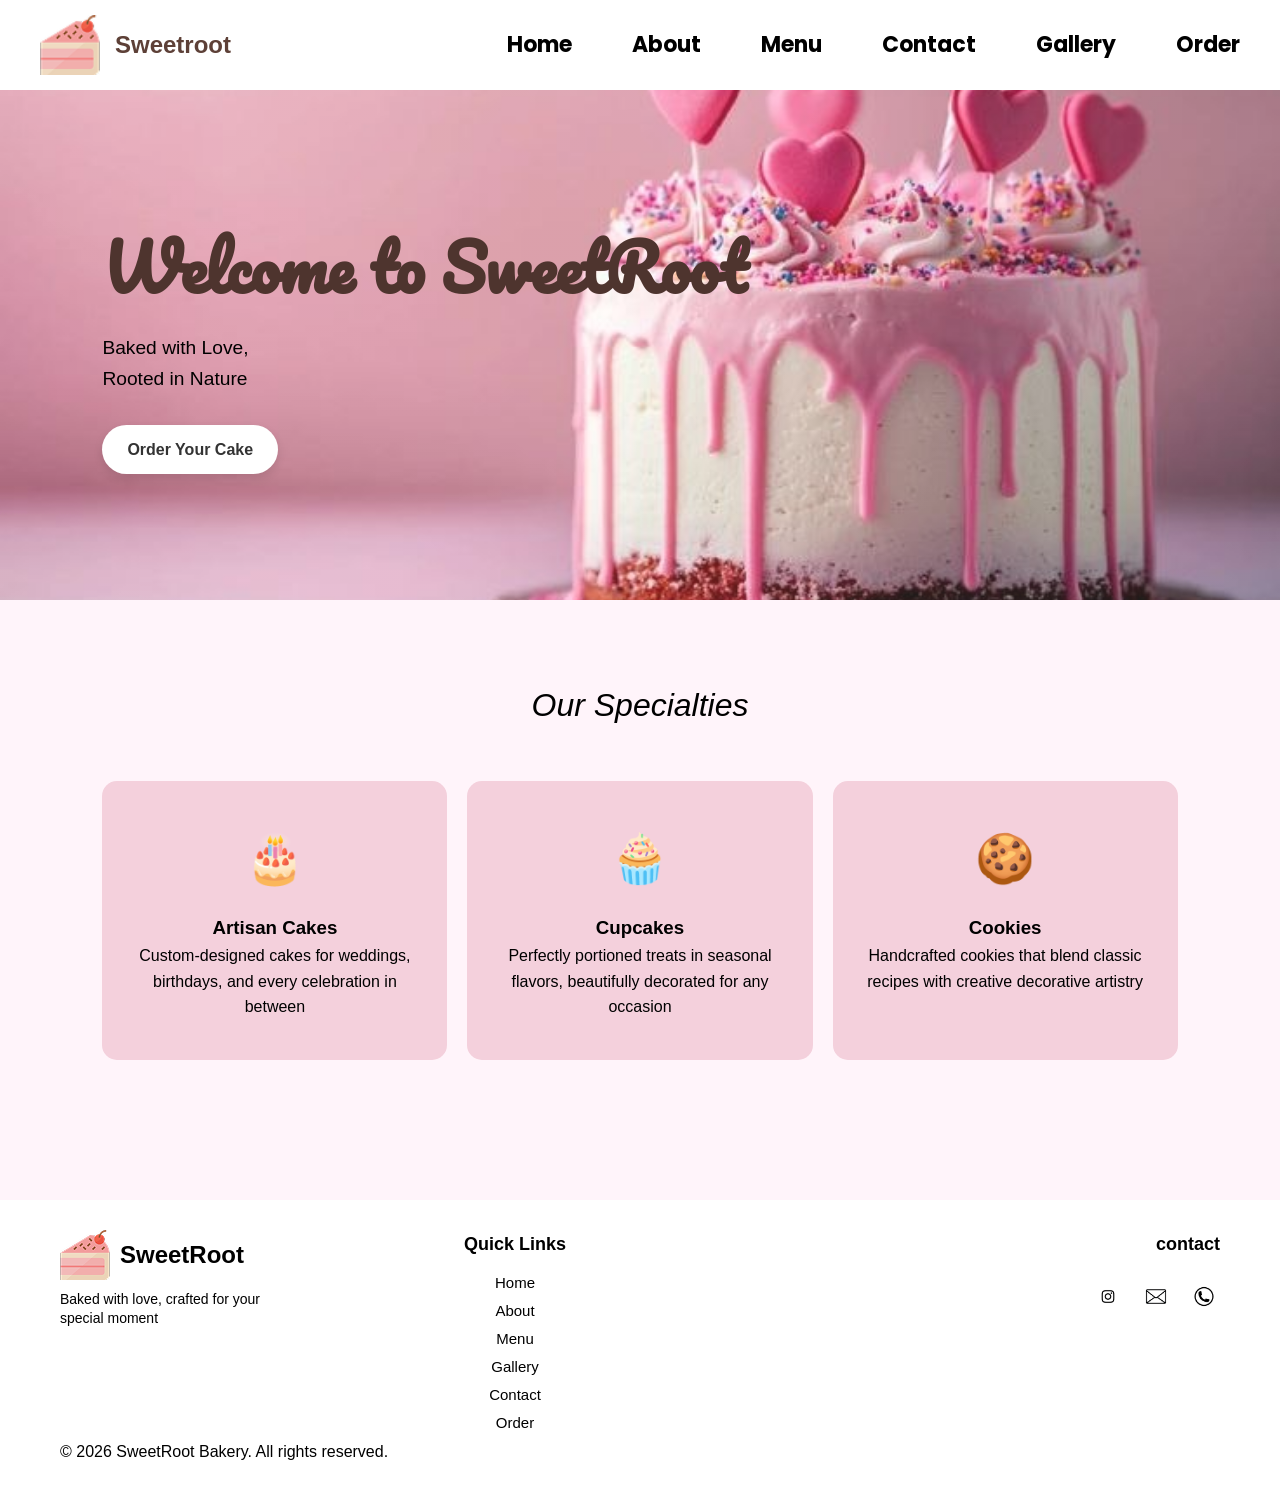
<file: index.html>
<!DOCTYPE html>
<html lang="en">
<head>
    <meta charset="UTF-8">
    <meta name="viewport" content="width=device-width, initial-scale=1.0">
    <title>SweetRoot Bakery</title>
    <link href="https://fonts.googleapis.com/css2?family=Pacifico&display=swap" rel="stylesheet">
    <link rel="stylesheet"  href="css styles/index.css">
</head>
<body>
<header class="header">
  <div class="link">
    <img src="image/image 1.png" alt="logo">
    <h1>Sweetroot</h1>
  </div>
<nav>
    <a href="index.html">Home</a>
    <a href="about.html">About</a>
    <a href="menu.html">Menu</a>
    <a href="contact.html">Contact</a>
    <a href="gallery.html">Gallery</a>
    <a href="order.html">Order</a>
  </nav>
</header>

    <section class="hero">
        <div class="hero-content">
            <h1>Welcome to SweetRoot</h1>
            <p class="subtitle">Baked with Love,<br>Rooted in Nature</p>
            <a href="order.html" class="cta-button">Order Your Cake</a>
        </div>
    </section>

    <section class="specialties">
        <h2 class="section-title">Our Specialties</h2>
        <div class="card-grid">
            <div class="card">
                <div class="card-icon">🎂</div>
                <h3>Artisan Cakes</h3>
                <p>Custom-designed cakes for weddings, birthdays, and every celebration in between</p>
            </div>
            <div class="card">
                <div class="card-icon">🧁</div>
                <h3>Cupcakes</h3>
                <p>Perfectly portioned treats in seasonal flavors, beautifully decorated for any occasion</p>
            </div>
            <div class="card">
                <div class="card-icon">🍪</div>
                <h3>Cookies</h3>
                <p>Handcrafted cookies that blend classic recipes with creative decorative artistry</p>
            </div>
        </div>
    </section>

    <footer>
      <div class="footer">

    <div class="footer-left">
      <div class="brand">
        <img src="image/image 1.png" alt="SweetRoot logo">
        <h5>SweetRoot</h5>
      </div>
      <p>Baked with love, crafted for your special moment</p>
    </div>

    <div class="footer-middle">
      <h4>Quick Links</h4>
      <a href="index.html">Home</a>
      <a href="about.html">About</a>
      <a href="menu.html">Menu</a>
      <a href="gallery.html">Gallery</a>
      <a href="contact.html">Contact</a>
      <a href="order.html">Order</a>
    </div>

    <div class="footer-right">
      <h4>contact</h4>
      <div class="footer-icons">
        <a href="https://instagram.com/sweetroot.bakery" target="_blank">
          <img src="icons/Rectangle 11.png" alt="Instagram">
        </a>

        <a href="mailto:sweetrootbakery@gmail.com">
          <img src="icons/Rectangle 12.png" alt="Email">
        </a>

        <a href="tel:+251912345678">
          <img src="icons/Rectangle 13.png" alt="Phone">
        </a>
      </div>
    </div>

  </div>
  
  <p>© 2026 SweetRoot Bakery. All rights reserved.</p>
</footer>

</body>
</html>
</file>
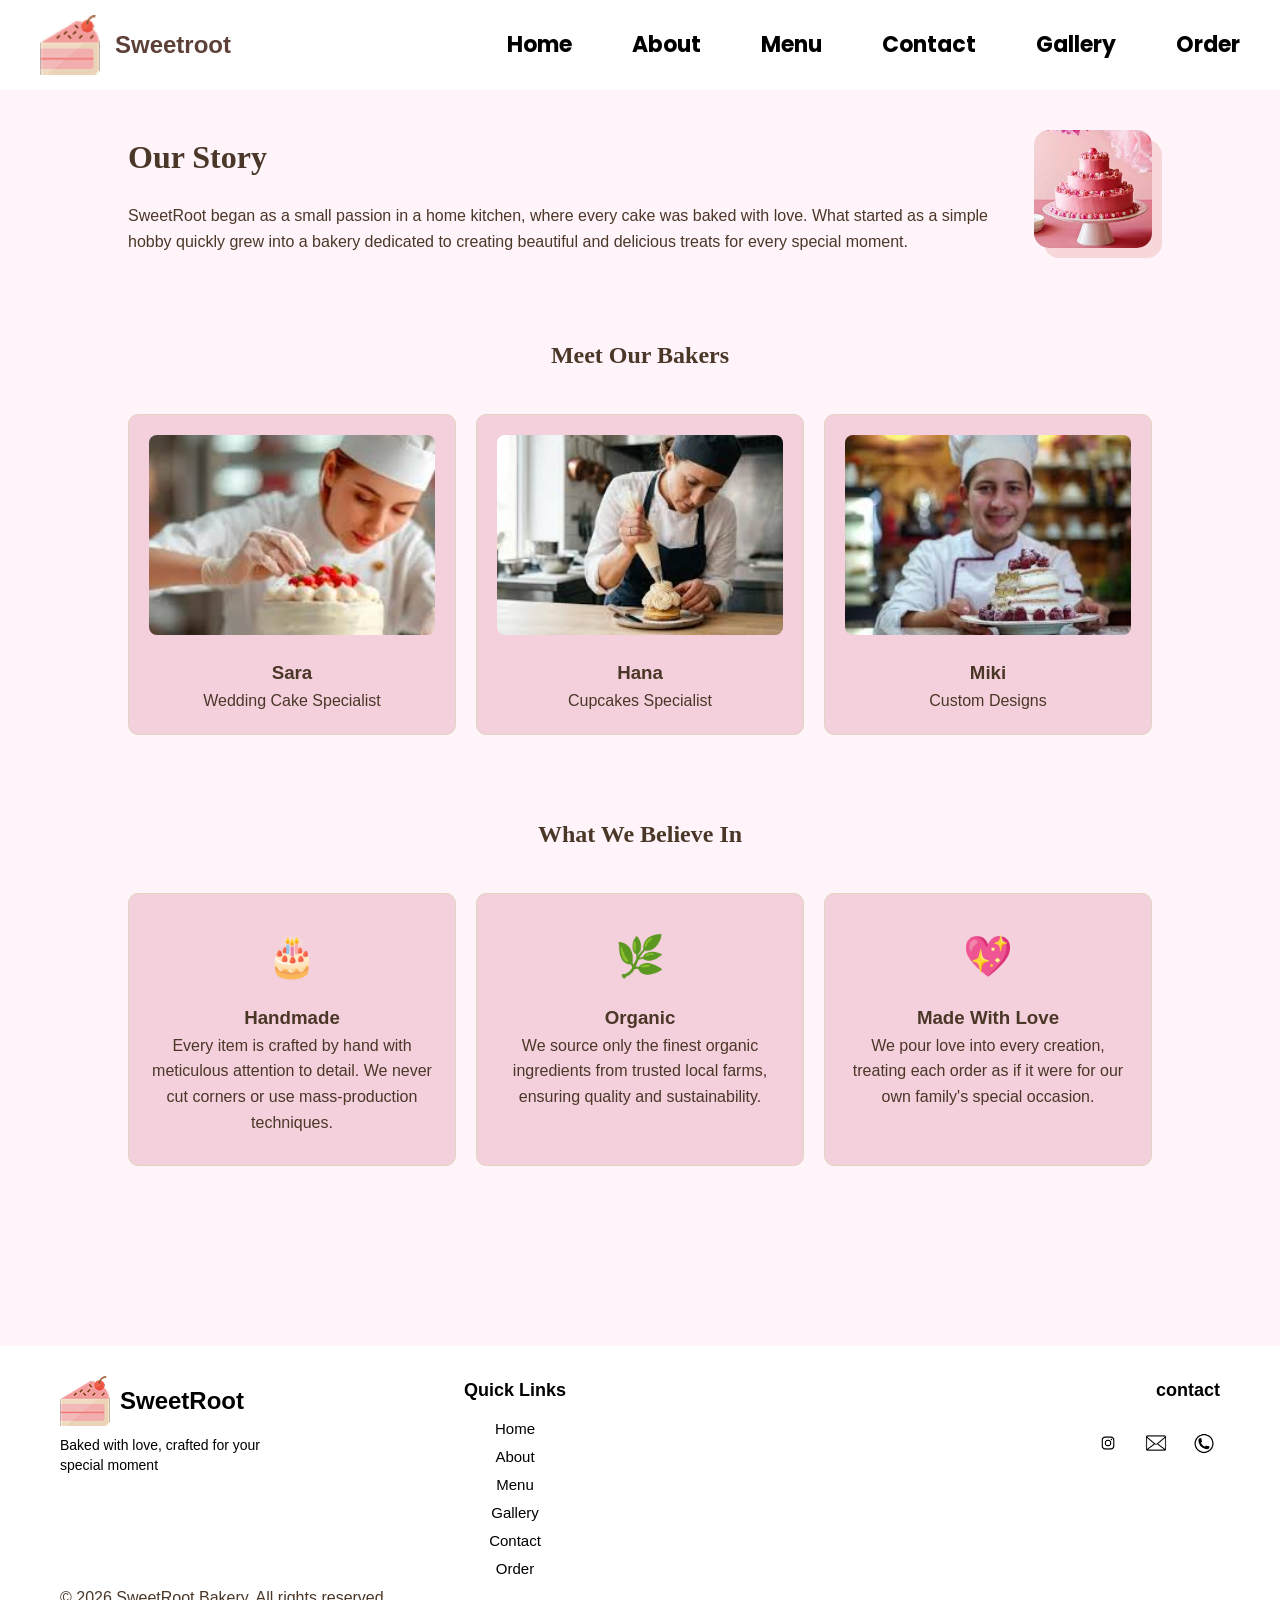
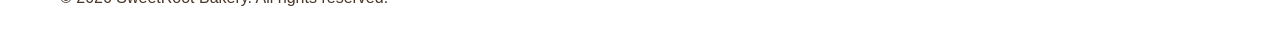
<file: about.html>
<!DOCTYPE html>
<html lang="en">
<head>
    <meta charset="UTF-8">
    <meta name="viewport" content="width=device-width, initial-scale=1.0">
    <title>About Us - SweetRoot</title>
    <link rel="stylesheet" href="css styles/about.css">
</head>
<body>

    <header class="header">
  <div class="link">
    <img src="image/image 1.png" alt="logo">
    <h1>Sweetroot</h1>
  </div>
<nav>
    <a href="index.html">Home</a>
    <a href="about.html">About</a>
    <a href="menu.html">Menu</a>
    <a href="contact.html">Contact</a>
    <a href="gallery.html">Gallery</a>
    <a href="order.html">Order</a>
  </nav>
</header>
    <main class="container">
        <section class="our-story">
            <div class="story-text">
                <h2>Our Story</h2>
                <p>SweetRoot began as a small passion in a home kitchen, where every cake was baked with love. What started as a simple hobby quickly grew into a bakery dedicated to creating beautiful and delicious treats for every special moment.</p>
            </div>
            <div class="story-image">
                <img src="image/about-cake.jpg" alt="Our Story Cake">
            </div>
        </section>

        <section class="bakers-section">
            <h2>Meet Our Bakers</h2>
            <div class="baker-grid">
                <div class="baker-card">
                    <img src="image/sara.jpg" alt="Sara">
                    <h3>Sara</h3>
                    <p>Wedding Cake Specialist</p>
                </div>
                <div class="baker-card">
                    <img src="image/hana.jpg" alt="Hana">
                    <h3>Hana</h3>
                    <p>Cupcakes Specialist</p>
                </div>
                <div class="baker-card">
                    <img src="image/miki.jpg" alt="Miki">
                    <h3>Miki</h3>
                    <p>Custom Designs</p>
                </div>
            </div>
        </section>

        <section class="values-section">
            <h2>What We Believe In</h2>
            <div class="values-grid">
                <div class="value-card">
                    <div class="value-icon">🎂</div>
                    <h3>Handmade</h3>
                    <p>Every item is crafted by hand with meticulous attention to detail. We never cut corners or use mass-production techniques.</p>
                </div>
                <div class="value-card">
                    <div class="value-icon">🌿</div>
                    <h3>Organic</h3>
                    <p>We source only the finest organic ingredients from trusted local farms, ensuring quality and sustainability.</p>
                </div>
                <div class="value-card">
                    <div class="value-icon">💖</div>
                    <h3>Made With Love</h3>
                    <p>We pour love into every creation, treating each order as if it were for our own family's special occasion.</p>
                </div>
            </div>
        </section>
    </main>

    
   <footer>
      <div class="footer">

    <div class="footer-left">
      <div class="brand">
        <img src="image/image 1.png" alt="SweetRoot logo">
        <h5>SweetRoot</h5>
      </div>
      <p>Baked with love, crafted for your special moment</p>
    </div>

    <div class="footer-middle">
      <h4>Quick Links</h4>
      <a href="index.html">Home</a>
      <a href="about.html">About</a>
      <a href="menu.html">Menu</a>
      <a href="gallery.html">Gallery</a>
      <a href="contact.html">Contact</a>
      <a href="order.html">Order</a>
    </div>

    <div class="footer-right">
      <h4>contact</h4>
      <div class="footer-icons">
        <a href="https://instagram.com/sweetroot.bakery" target="_blank">
          <img src="icons/Rectangle 11.png" alt="Instagram">
        </a>

        <a href="mailto:sweetrootbakery@gmail.com">
          <img src="icons/Rectangle 12.png" alt="Email">
        </a>

        <a href="tel:+251912345678">
          <img src="icons/Rectangle 13.png" alt="Phone">
        </a>
      </div>
    </div>

  </div>
  
  <p>© 2026 SweetRoot Bakery. All rights reserved.</p>
</footer>

</body>
</html>
</file>
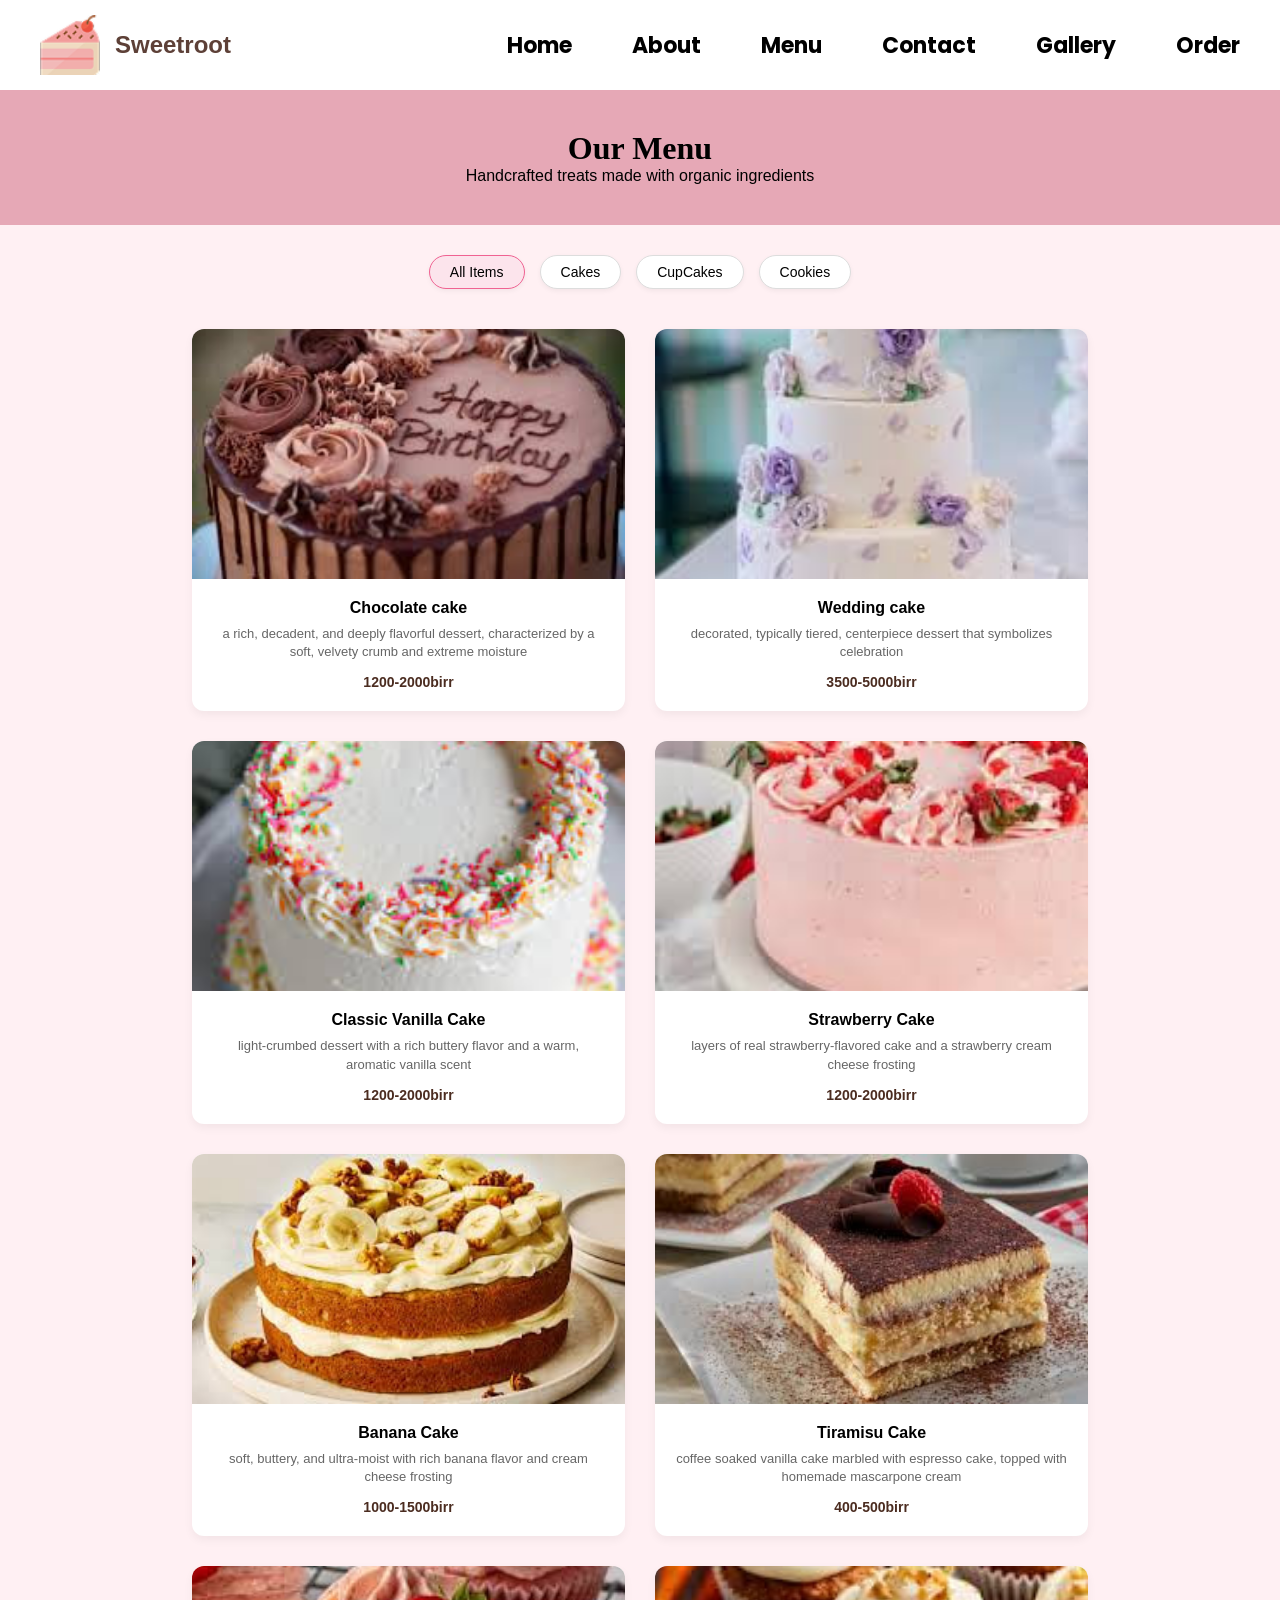
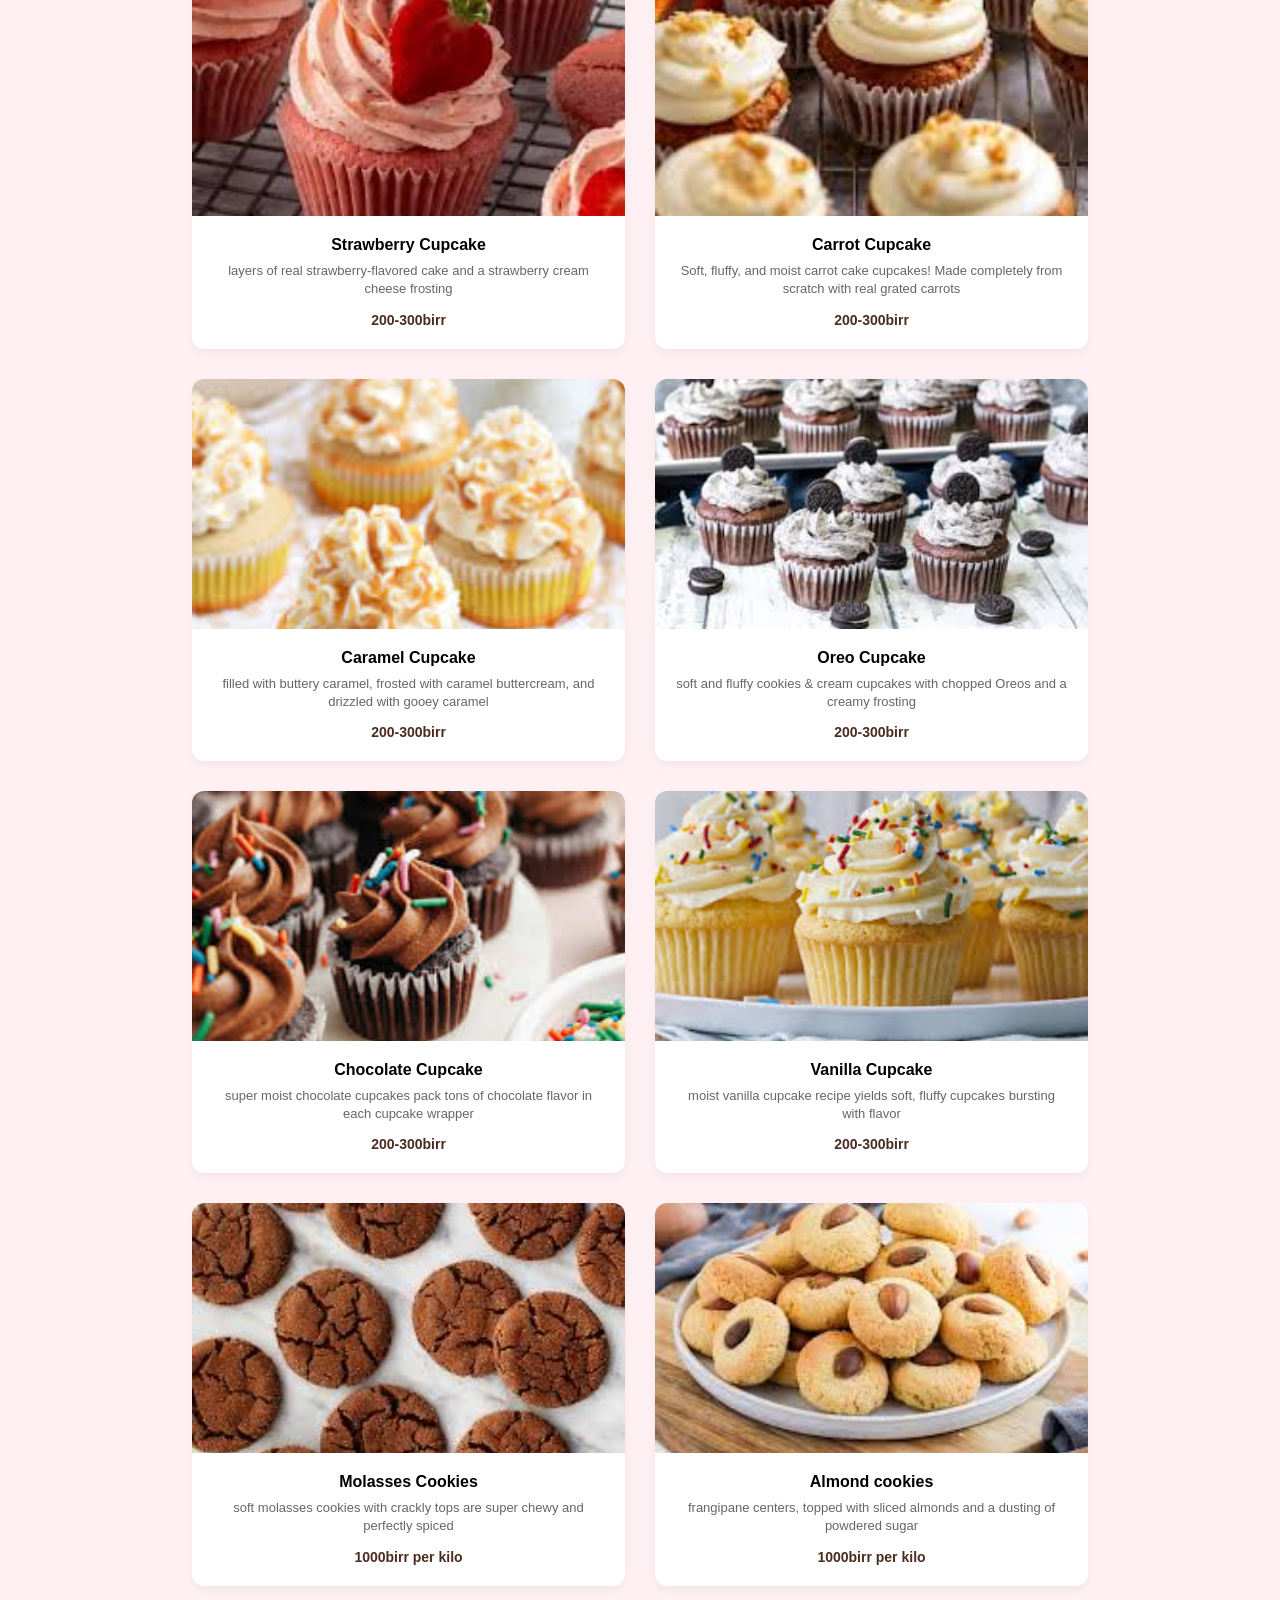
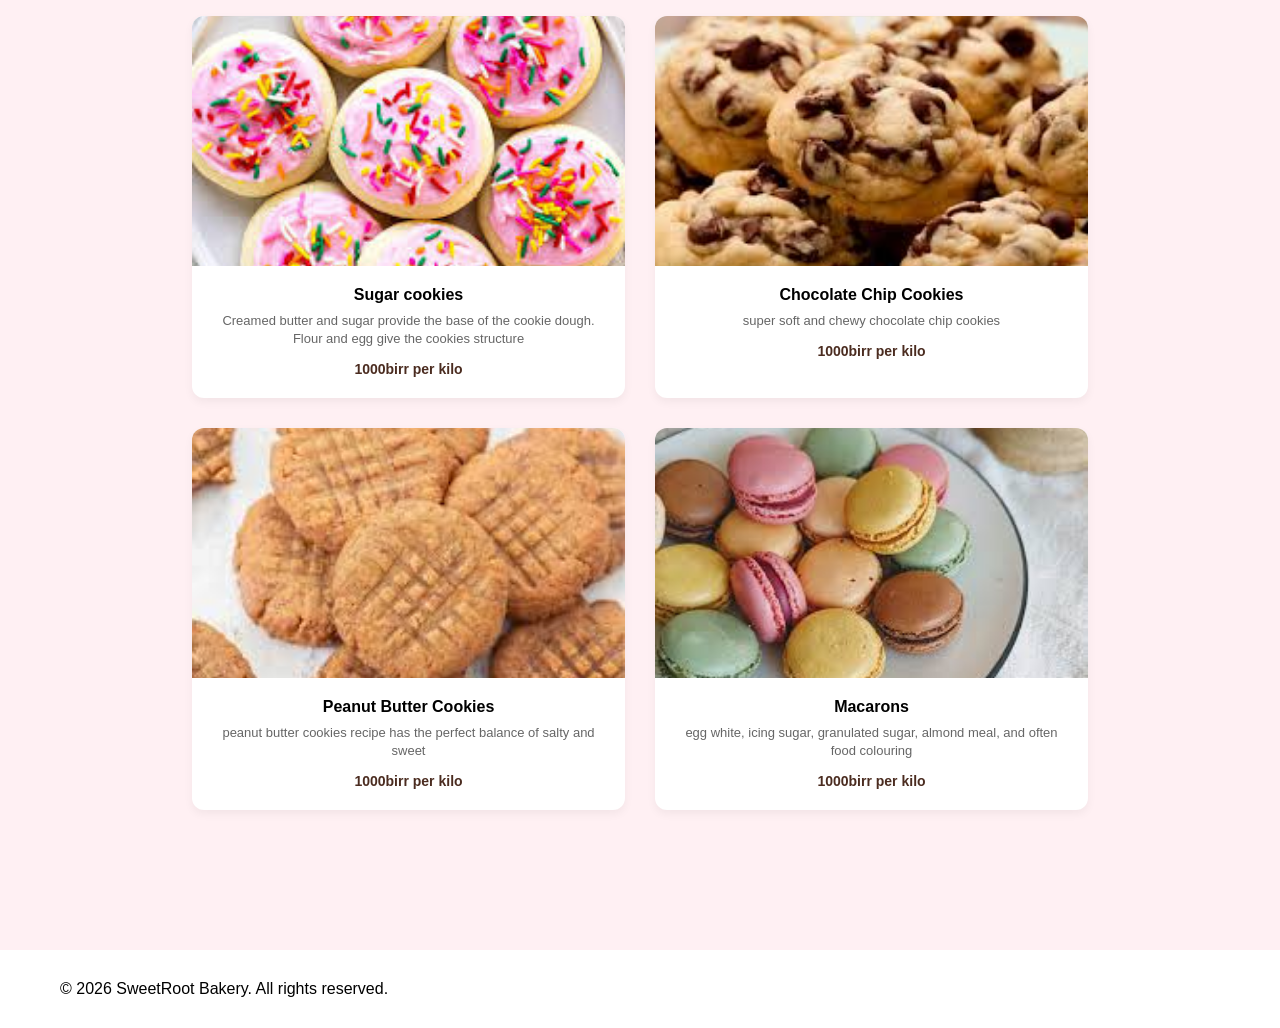
<file: menu.html>
<!DOCTYPE html>
<html lang="en">
<head>
    <meta charset="UTF-8">
    <meta name="viewport" content="width=device-width, initial-scale=1.0">
    <title>Menu - SweetRoot</title>
    <link rel="stylesheet" href="css styles/menu.css">
</head>
<body>

    <header class="header">
  <div class="link">
    <img src="image/image 1.png" alt="logo">
    <h1>Sweetroot</h1>
  </div>
<nav>
    <a href="index.html">Home</a>
    <a href="about.html">About</a>
    <a href="menu.html">Menu</a>
    <a href="contact.html">Contact</a>
    <a href="gallery.html">Gallery</a>
    <a href="order.html">Order</a>
  </nav>
</header>


    <section class="menu-banner">
        <h1>Our Menu</h1>
        <p>Handcrafted treats made with organic ingredients</p>
    </section>

    <input type="radio" name="menu-filter" id="all" checked>
    <input type="radio" name="menu-filter" id="cakes">
    <input type="radio" name="menu-filter" id="cupcakes">
    <input type="radio" name="menu-filter" id="cookies">

    <div class="filter-container">
        <label for="all" class="lbl-all">All Items</label>
        <label for="cakes" class="lbl-cakes">Cakes</label>
        <label for="cupcakes" class="lbl-cupcakes">CupCakes</label>
        <label for="cookies" class="lbl-cookies">Cookies</label>
    </div>

    <main class="menu-grid">

        <div class="menu-card item-cakes">
            <img src="image/chocolate-cake.jpg" alt="Chocolate cake">
            <div class="card-content">
                <h3>Chocolate cake</h3>
                <p>a rich, decadent, and deeply flavorful dessert, characterized by a soft, velvety crumb and extreme moisture</p>
                <span class="price">1200-2000birr</span>
            </div>
        </div>

        <div class="menu-card item-cakes">
            <img src="image/wedding-cake.jpg" alt="Wedding cake">
            <div class="card-content">
                <h3>Wedding cake</h3>
                <p>decorated, typically tiered, centerpiece dessert that symbolizes celebration</p>
                <span class="price">3500-5000birr</span>
            </div>
        </div>

        <div class="menu-card item-cakes">
            <img src="image/vanilla-cake.jpg" alt="Classic Vanilla Cake">
            <div class="card-content">
                <h3>Classic Vanilla Cake</h3>
                <p>light-crumbed dessert with a rich buttery flavor and a warm, aromatic vanilla scent</p>
                <span class="price">1200-2000birr</span>
            </div>
        </div>

        <div class="menu-card item-cakes">
            <img src="image/strawberry-cake.jpg" alt="Strawberry Cake">
            <div class="card-content">
                <h3>Strawberry Cake</h3>
                <p>layers of real strawberry-flavored cake and a strawberry cream cheese frosting</p>
                <span class="price">1200-2000birr</span>
            </div>
        </div>

        <div class="menu-card item-cakes">
            <img src="image/banana-cake.jpg" alt="Banana Cake">
            <div class="card-content">
                <h3>Banana Cake</h3>
                <p>soft, buttery, and ultra-moist with rich banana flavor and cream cheese frosting</p>
                <span class="price">1000-1500birr</span>
            </div>
        </div>

        <div class="menu-card item-cakes">
            <img src="image/tiramisu-cake.jpg" alt="Tiramisu Cake">
            <div class="card-content">
                <h3>Tiramisu Cake</h3>
                <p>coffee soaked vanilla cake marbled with espresso cake, topped with homemade mascarpone cream</p>
                <span class="price">400-500birr</span>
            </div>
        </div>

        <div class="menu-card item-cupcakes">
            <img src="image/strawberry-cupcake.jpg" alt="Strawberry Cupcake">
            <div class="card-content">
                <h3>Strawberry Cupcake</h3>
                <p>layers of real strawberry-flavored cake and a strawberry cream cheese frosting</p>
                <span class="price">200-300birr</span>
            </div>
        </div>

        <div class="menu-card item-cupcakes">
            <img src="image/carrot-cupcake.jpg" alt="Carrot Cupcake">
            <div class="card-content">
                <h3>Carrot Cupcake</h3>
                <p>Soft, fluffy, and moist carrot cake cupcakes! Made completely from scratch with real grated carrots</p>
                <span class="price">200-300birr</span>
            </div>
        </div>

        <div class="menu-card item-cupcakes">
            <img src="image/caramel-cupcake.jpg" alt="Caramel Cupcake">
            <div class="card-content">
                <h3>Caramel Cupcake</h3>
                <p>filled with buttery caramel, frosted with caramel buttercream, and drizzled with gooey caramel</p>
                <span class="price">200-300birr</span>
            </div>
        </div>

        <div class="menu-card item-cupcakes">
            <img src="image/oreo-cupcake.jpg" alt="Oreo Cupcake">
            <div class="card-content">
                <h3>Oreo Cupcake</h3>
                <p>soft and fluffy cookies & cream cupcakes with chopped Oreos and a creamy frosting</p>
                <span class="price">200-300birr</span>
            </div>
        </div>

        <div class="menu-card item-cupcakes">
            <img src="image/chocolate-cupcake.jpg" alt="Chocolate Cupcake">
            <div class="card-content">
                <h3>Chocolate Cupcake</h3>
                <p>super moist chocolate cupcakes pack tons of chocolate flavor in each cupcake wrapper</p>
                <span class="price">200-300birr</span>
            </div>
        </div>

        <div class="menu-card item-cupcakes">
            <img src="image/vanilla-cupcake.jpg" alt="Vanilla Cupcake">
            <div class="card-content">
                <h3>Vanilla Cupcake</h3>
                <p>moist vanilla cupcake recipe yields soft, fluffy cupcakes bursting with flavor</p>
                <span class="price">200-300birr</span>
            </div>
        </div>

        <div class="menu-card item-cookies">
            <img src="image/molasses-cookies.jpg" alt="Molasses Cookies">
            <div class="card-content">
                <h3>Molasses Cookies</h3>
                <p>soft molasses cookies with crackly tops are super chewy and perfectly spiced</p>
                <span class="price">1000birr per kilo</span>
            </div>
        </div>

        <div class="menu-card item-cookies">
            <img src="image/almond-cookies.jpg" alt="Almond cookies">
            <div class="card-content">
                <h3>Almond cookies</h3>
                <p>frangipane centers, topped with sliced almonds and a dusting of powdered sugar</p>
                <span class="price">1000birr per kilo</span>
            </div>
        </div>

        <div class="menu-card item-cookies">
            <img src="image/sugar-cookies.jpg" alt="Sugar cookies">
            <div class="card-content">
                <h3>Sugar cookies</h3>
                <p>Creamed butter and sugar provide the base of the cookie dough. Flour and egg give the cookies structure</p>
                <span class="price">1000birr per kilo</span>
            </div>
        </div>

        <div class="menu-card item-cookies">
            <img src="image/choc-chip-cookies.jpg" alt="Chocolate Chip Cookies">
            <div class="card-content">
                <h3>Chocolate Chip Cookies</h3>
                <p>super soft and chewy chocolate chip cookies</p>
                <span class="price">1000birr per kilo</span>
            </div>
        </div>

        <div class="menu-card item-cookies">
            <img src="image/peanut-butter-cookies.jpg" alt="Peanut Butter Cookies">
            <div class="card-content">
                <h3>Peanut Butter Cookies</h3>
                <p>peanut butter cookies recipe has the perfect balance of salty and sweet</p>
                <span class="price">1000birr per kilo</span>
            </div>
        </div>

        <div class="menu-card item-cookies">
            <img src="image/macarons.jpg" alt="Macarons">
            <div class="card-content">
                <h3>Macarons</h3>
                <p>egg white, icing sugar, granulated sugar, almond meal, and often food colouring</p>
                <span class="price">1000birr per kilo</span>
            </div>
        </div>

    </main>

    <footer class="main-footer">
        <p>&copy; 2026 SweetRoot Bakery. All rights reserved.</p>
    </footer>

</body>
</html>
</file>
<file: css styles/index.css>
@import url('https://fonts.googleapis.com/css2?family=Irish+Grover&family=Poppins:wght@400;500;600&display=swap');
/* --- Global Resets --- */
* {
    margin: 0;
    padding: 0;
    box-sizing: border-box;
}

body {
    font-family: 'Segoe UI', sans-serif;
    line-height: 1.6;
    background-color: #fff4fa;
}

/* --- Navigation --- */
header {
    width: 100%;
    height: 90px;
    background-color: #fff;
    display: flex;
    align-items: center;
    justify-content: space-between;
    padding: 0 40px;
    position: sticky;
    top: 0;
    z-index: 1000;
}

.link {
    display: flex;
    align-items: center;
    gap: 15px;
}

.link img {
    width: 60px;
    height: 60px;
}

.link h1 {
    font-family: 'Inter', sans-serif;
    font-size: 24px;
    font-weight: bold;
    color: #5d4037;
}

nav {
    display: flex;
    align-items: center;
    gap: 60px;
}

nav a {
    text-decoration: none;
    color: black;
    font-weight: bold;
    font-size: 22px;
    font-family: 'Poppins', sans-serif;
}

nav a:hover {
    color: #c9a84c;
}

/* --- Hero Section --- */
.hero {
    height: 70vh;
    /* This path assumes your image is inside public/images/ */
    background: linear-gradient(rgba(255,255,255,0.1), rgba(255,255,255,0.1)), 
                url('../image/cake-hero.jpg'); 
    background-size: cover;
    background-position: center;
    display: flex;
    align-items: center;
    padding: 0 8%;
    height:510px;
}

.hero-content h1 {
    font-family: Flavors,Pacifico, cursive;
    font-size: clamp(2.5rem, 6vw, 4rem);
    color: #4e342e;
}

.subtitle {
    font-size: 1.2rem;
    margin: 15px 0 30px;
}

.cta-button {
    display: inline-block;
    background: #fff;
    padding: 12px 25px;
    border-radius: 50px;
    text-decoration: none;
    color: #333;
    font-weight: bold;
    box-shadow: 0 4px 10px rgba(0,0,0,0.1);
}

/* --- Specialties Section --- */
.specialties {
    padding: 80px 8%;
    text-align: center;
}

.section-title {
    margin-bottom: 50px;
    font-size: 2rem;
    font-style: italic;
    font-weight: 400;
}

.card-grid {
    display: flex;
    justify-content: center;
    gap: 20px;
}

.card {
    background: #f4d0dc;
    padding: 40px 20px;
    border-radius: 15px;
    flex: 1;
    max-width: 350px;
}

.card-icon {
    font-size: 3rem;
    margin-bottom: 15px;
}

/* --- Footer --- */

footer {
    background-color: #fff;
    padding: 30px 60px;
    margin-top: 60px;
   width: 100%;
   box-sizing: border-box;
   
}

.footer {
    display: flex;
    justify-content: space-between;
    align-items: flex-start;
    width: 100%;
}

.footer-left {
    flex: 2;
    max-width: 220px;
    min-width: 180px;
}

.footer-middle {
    flex: 1;
    display: flex;
    flex-direction: column;
    align-items: center;
}

.footer-right {
    flex: 1;
    display: flex;
    flex-direction: column;
    align-items: flex-end;
}

.brand {
    display: flex;
    align-items: center;
    gap: 10px;
    margin-bottom: 10px;
}

.brand img {
    width: 50px;
    height: 50px;
}

.brand h5 {
    font-size: 24px;
    margin: 0;
    color: black;
}

.footer-left p {
    font-size: 14px;
    line-height: 1.4;
    color: black;
    margin: 0;
}

.footer-middle h4,
.footer-right h4 {
    font-size: 18px;
    margin-bottom: 12px;
    color: black;
}

.footer-middle a {
    display: block;
    text-decoration: none;
    color: black;
    margin-bottom: 4px;
    font-size: 15px;
}

.footer-middle a:hover {
    color: #c9a84c;
}

.footer-icons {
    display: flex;
    flex-wrap: wrap;
    gap: 16px;
    margin-top: 10px;
}

.footer-icons img {
    width: 32px;
    height: 32px;
    object-fit: contain;
    background: white;
    padding: 4px;
}


/* --- Responsive (Media Queries) --- */

/* Tablet & Mobile */
@media (max-width: 768px) {
    .navbar {
        flex-direction: column;
    }

    .nav-links {
        margin-top: 15px;
    }

    .nav-links li {
        margin: 5px 10px;
    }

    .card-grid {
        flex-direction: column;
        align-items: center;
    }

    .card {
        width: 100%;
    }

    .hero {
        text-align: center;
        justify-content: center;
    }
}
</file>
<file: css styles/about.css>
@import url('https://fonts.googleapis.com/css2?family=Irish+Grover&family=Poppins:wght@400;500;600&display=swap');
/* --- Global Styles --- */
* {
    margin: 0;
    padding: 0;
    box-sizing: border-box;
    font-family: 'Arial', sans-serif;
}

body {
    background-color: #fff4fa; /* Light cream background */
    color: #4a3728;
    line-height: 1.6;
}

.container {
    padding: 40px 10%;
}

/* --- Navbar --- */
header {
    width: 100%;
    height: 90px;
    background-color: #fff;
    display: flex;
    align-items: center;
    justify-content: space-between;
    padding: 0 40px;
    position: sticky;
    top: 0;
    z-index: 1000;
}

.link {
    display: flex;
    align-items: center;
    gap: 15px;
}

.link img {
    width: 60px;
    height: 60px;
}

.link h1 {
    font-family: 'Inter', sans-serif;
    font-size: 24px;
    font-weight: bold;
    color: #5d4037;
}

nav {
    display: flex;
    align-items: center;
    gap: 60px;
}

nav a {
    text-decoration: none;
    color: black;
    font-weight: bold;
    font-size: 22px;
    font-family: 'Poppins', sans-serif;
}

nav a:hover {
    color: #c9a84c;
}

/* --- Our Story Section --- */
.our-story {
    display: flex;
    align-items: center;
    gap: 40px;
    margin-bottom: 80px;
}

.story-text h2 {
    font-size: 32px;
    margin-bottom: 20px;
    font-family: serif;
}

.story-image img {
    width: 100%;
    max-width: 450px;
    border-radius: 15px;
    box-shadow: 10px 10px 0px #f8d7da;
}

/* --- Bakers Grid --- */
.bakers-section, .values-section {
    text-align: center;
    margin-bottom: 80px;
}

.bakers-section h2, .values-section h2 {
    margin-bottom: 40px;
    font-family: serif;
}

.baker-grid, .values-grid {
    display: flex;
    justify-content: center;
    gap: 20px;
}

.baker-card {
    background: #f4d0dc;
    padding: 20px;
    border-radius: 10px;
    border: 1px solid #e0d5c1;
    flex: 1;
}

.baker-card img {
    width: 100%;
    height: 200px;
    object-fit: cover;
    border-radius: 8px;
    margin-bottom: 15px;
}

/* --- Values Grid --- */
.value-card {
    background: #f4d0dc;
    padding: 30px 20px;
    border-radius: 10px;
    border: 1px solid #e0d5c1;
    flex: 1;
}

.value-icon {
    font-size: 40px;
    margin-bottom: 15px;
}

/* --- Footer --- */
footer {
    background-color: #fff;
    padding: 30px 60px;
    margin-top: 60px;
   width: 100%;
   box-sizing: border-box;
   
}

.footer {
    display: flex;
    justify-content: space-between;
    align-items: flex-start;
    width: 100%;
}

.footer-left {
    flex: 2;
    max-width: 220px;
    min-width: 180px;
}

.footer-middle {
    flex: 1;
    display: flex;
    flex-direction: column;
    align-items: center;
}

.footer-right {
    flex: 1;
    display: flex;
    flex-direction: column;
    align-items: flex-end;
}

.brand {
    display: flex;
    align-items: center;
    gap: 10px;
    margin-bottom: 10px;
}

.brand img {
    width: 50px;
    height: 50px;
}

.brand h5 {
    font-size: 24px;
    margin: 0;
    color: black;
}

.footer-left p {
    font-size: 14px;
    line-height: 1.4;
    color: black;
    margin: 0;
}

.footer-middle h4,
.footer-right h4 {
    font-size: 18px;
    margin-bottom: 12px;
    color: black;
}

.footer-middle a {
    display: block;
    text-decoration: none;
    color: black;
    margin-bottom: 4px;
    font-size: 15px;
}

.footer-middle a:hover {
    color: #c9a84c;
}

.footer-icons {
    display: flex;
    flex-wrap: wrap;
    gap: 16px;
    margin-top: 10px;
}

.footer-icons img {
    width: 32px;
    height: 32px;
    object-fit: contain;
    background: white;
    padding: 4px;
}


/* --- Responsive (Mobile & Tablet) --- */

@media (max-width: 992px) {
    .our-story {
        flex-direction: column;
        text-align: center;
    }
}

@media (max-width: 768px) {
    .baker-grid, .values-grid {
        flex-direction: column;
        align-items: center;
    }

    .baker-card, .value-card {
        width: 100%;
        max-width: 400px;
    }

    .navbar {
        flex-direction: column;
        gap: 10px;
    }
}
</file>
<file: css styles/menu.css>
@import url('https://fonts.googleapis.com/css2?family=Irish+Grover&family=Poppins:wght@400;500;600&display=swap');
* {
    margin: 0;
    padding: 0;
    box-sizing: border-box;
    font-family: 'Helvetica', Arial, sans-serif;
}

body {
    background-color: #fff0f3;
}

/* Navbar */
header {
    width: 100%;
    height: 90px;
    background-color: #fff;
    display: flex;
    align-items: center;
    justify-content: space-between;
    padding: 0 40px;
    position: sticky;
    top: 0;
    z-index: 1000;
}

.link {
    display: flex;
    align-items: center;
    gap: 15px;
}

.link img {
    width: 60px;
    height: 60px;
}

.link h1 {
    font-family: 'Inter', sans-serif;
    font-size: 24px;
    font-weight: bold;
    color: #5d4037;
}

nav {
    display: flex;
    align-items: center;
    gap: 60px;
}

nav a {
    text-decoration: none;
    color: black;
    font-weight: bold;
    font-size: 22px;
    font-family: 'Poppins', sans-serif;
}

nav a:hover {
    color: #c9a84c;
}

/* Banner */
.menu-banner {
    background-color: #e6a8b6;
    padding: 40px 20px;
    text-align: center;
}

.menu-banner h1 {
    font-family: 'Times New Roman', serif;
    font-size: 32px;
}

/* Filter Buttons */
input[type="radio"] { display: none; }

.filter-container {
    display: flex;
    justify-content: center;
    gap: 15px;
    padding: 30px 0;
}

.filter-container label {
    background: #fff;
    padding: 8px 20px;
    border-radius: 20px;
    font-size: 14px;
    cursor: pointer;
    border: 1px solid #ddd;
    box-shadow: 0 2px 5px rgba(0,0,0,0.05);
}

#all:checked ~ .filter-container .lbl-all,
#cakes:checked ~ .filter-container .lbl-cakes,
#cupcakes:checked ~ .filter-container .lbl-cupcakes,
#cookies:checked ~ .filter-container .lbl-cookies {
    background-color: #fce4ec;
    border-color: #f06292;
}

/* Filter Action */
.menu-card { display: none; }

#all:checked ~ .menu-grid .menu-card,
#cakes:checked ~ .menu-grid .item-cakes,
#cupcakes:checked ~ .menu-grid .item-cupcakes,
#cookies:checked ~ .menu-grid .item-cookies {
    display: flex;
    flex-direction: column;
}

/* THE GRID - 2 per row for desktop/tablet */
.menu-grid {
    display: grid;
    grid-template-columns: repeat(2, 1fr);
    gap: 30px;
    padding: 10px 15% 80px;
}

.menu-card {
    background: #fff;
    border-radius: 12px;
    overflow: hidden;
    text-align: center;
    box-shadow: 0 4px 10px rgba(0,0,0,0.05);
}

.menu-card img {
    width: 100%;
    height: 250px;
    object-fit: cover;
}

.card-content {
    padding: 20px;
}

.card-content h3 {
    font-size: 16px;
    margin-bottom: 8px;
    color: #000;
}

.card-content p {
    font-size: 13px;
    color: #666;
    line-height: 1.4;
    margin-bottom: 12px;
}

.price {
    font-weight: bold;
    color: #4b2c20;
    font-size: 14px;
}
footer {
    background-color: #fff;
    padding: 30px 60px;
    margin-top: 60px;
   width: 100%;
   box-sizing: border-box;
   
}

.footer {
    display: flex;
    justify-content: space-between;
    align-items: flex-start;
    width: 100%;
}

.footer-left {
    flex: 2;
    max-width: 220px;
    min-width: 180px;
}

.footer-middle {
    flex: 1;
    display: flex;
    flex-direction: column;
    align-items: center;
}

.footer-right {
    flex: 1;
    display: flex;
    flex-direction: column;
    align-items: flex-end;
}

.brand {
    display: flex;
    align-items: center;
    gap: 10px;
    margin-bottom: 10px;
}

.brand img {
    width: 50px;
    height: 50px;
}

.brand h5 {
    font-size: 24px;
    margin: 0;
    color: black;
}

.footer-left p {
    font-size: 14px;
    line-height: 1.4;
    color: black;
    margin: 0;
}

.footer-middle h4,
.footer-right h4 {
    font-size: 18px;
    margin-bottom: 12px;
    color: black;
}

.footer-middle a {
    display: block;
    text-decoration: none;
    color: black;
    margin-bottom: 4px;
    font-size: 15px;
}

.footer-middle a:hover {
    color: #c9a84c;
}

.footer-icons {
    display: flex;
    flex-wrap: wrap;
    gap: 16px;
    margin-top: 10px;
}

.footer-icons img {
    width: 32px;
    height: 32px;
    object-fit: contain;
    background: white;
    padding: 4px;
}


/* MEDIA QUERIES */

/* Tablet (2 items per row still looks good here) */
@media (max-width: 1024px) {
    .menu-grid {
        padding: 10px 5% 80px;
        gap: 20px;
    }
}

/* Mobile (1 item per row) */
@media (max-width: 768px) {
    .menu-grid {
        grid-template-columns: 1fr;
        padding: 10px 5% 60px;
    }
    .navbar {
        flex-direction: column;
        gap: 10px;
    }
}
</file>
